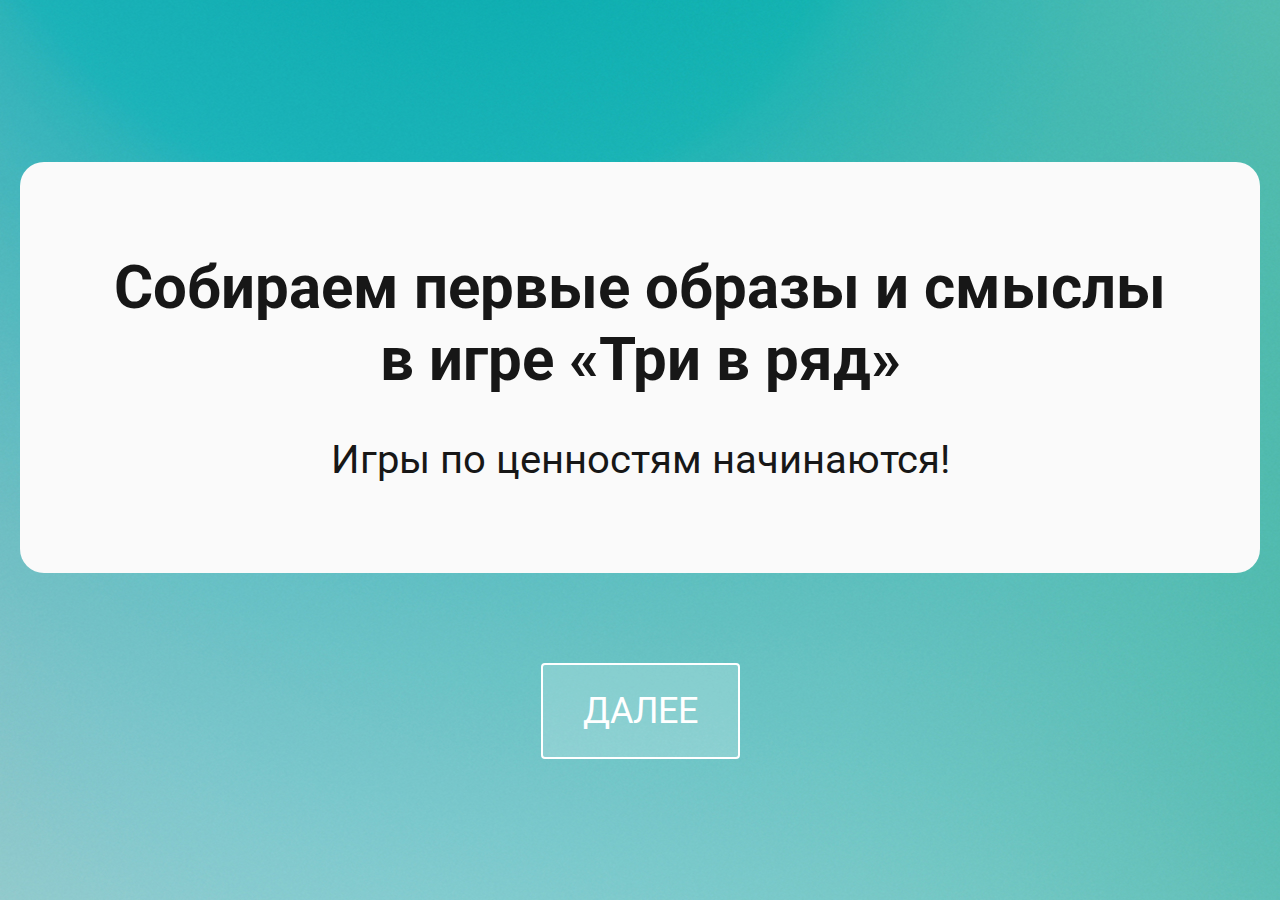
<file: static/game1/index.html>
<!DOCTYPE html>
<html lang="ru">
  <head>
    <meta charset="UTF-8" />
    <meta name="viewport" content="width=device-width, initial-scale=1.0" />
    <link rel="stylesheet" href="../common/css/style.min.css" />
    <link rel="stylesheet" href="css/style.min.css" />
    <title>Game 1</title>
  </head>
  <body>
    <main class="main">
      <section class="quiz">
        <div class="container">
          <div class="quiz-wrap">
            <div class="quiz-step center is-active">
              <h1 class="h1">Собираем первые образы и&nbsp;смыслы в&nbsp;игре «Три в&nbsp;ряд»</h1>
              <p class="quiz-step-desc">Игры по ценностям начинаются!</p>
            </div>
            <div class="quiz-step quiz-values">
              <div class="quiz-values-item">
                <img src="img/icons/mirror.svg" alt="" />
                <h3 class="h3">НАЧИНАЕМ С СЕБЯ</h3>
                <p>Зеркальный мир отражает ценность</p>
              </div>
              <div class="quiz-values-item">
                <img src="img/icons/fur.svg" alt="" />
                <h3 class="h3">ДЕЛИМСЯ МНЕНИЯМИ</h3>
                <p>Мягкий мир говорит о ценности</p>
              </div>
              <div class="quiz-values-item">
                <img src="img/icons/gem.svg" alt="" />
                <h3 class="h3">СОЗДАЕМ ЦЕННОСТЬ</h3>
                <p>Драгоценный мир связан со смыслом</p>
              </div>
              <div class="quiz-values-item">
                <img src="img/icons/clock.svg" alt="" />
                <h3 class="h3">СТРОИМ БУДУЩЕЕ УЖЕ СЕЙЧАС</h3>
                <p>Неоновый мир подсвечивает ценность</p>
              </div>
            </div>
            <div class="quiz-step center">
              <h2 class="h2">Из каждого мира мы взяли только один предмет — символ каждой ценности</h2>
              <p class="quiz-step-desc">
                Собери в ряд три одинаковых символа и сделай как можно больше ходов за 30 секунд
              </p>
            </div>
            <div class="quiz-step center">
              <h2 class="h2">Играть можно вечно, но баллы начисляются только за первые 3&nbsp;раунда</h2>
              <p class="quiz-step-desc">Чем больше баллов, тем выше рейтинг в нашей турнирной таблице</p>
            </div>
            <div class="quiz-step quiz-count center">
              <span class="quiz-count-text">3</span>
            </div>
            <div class="quiz-step quiz-step-game">
              <div class="game1-stats">
                <div class="game1-stats-item">
                  <span>время</span>
                  <div class="game1-time">20</div>
                </div>
                <div class="game1-stats-item">
                  <span>ход</span>
                  <div class="game1-step">3</div>
                </div>
              </div>
              <div class="game1-canvas"></div>
            </div>
            <div class="quiz-step quiz-step-result">
              <div class="quiz-box">
                <h2 class="h2">Твоя награда 150 баллов</h2>
                <p class="quiz-step-desc">Неплохо — больше 15 ходов за 30 секунд!</p>
              </div>
              <div class="quiz-box">
                <h2 class="h2">Попробуем еще раз?</h2>
                <div class="btn-container">
                  <a href="" class="btn btn-black">Выйти</a>
                  <a href="" class="btn btn-green">Играть</a>
                </div>
              </div>
            </div>
            <div class="quiz-step quiz-step-final center">
              <div class="quiz-box">
                <h2 class="h2">Играть можно вечно, но баллы начисляются только за первые 3&nbsp;раунда</h2>
                <p class="quiz-step-desc">Играть можно и дальше, но без роста в турнирной таблице</p>
              </div>
              <div class="btn-container">
                <a href="" class="btn btn-black">Выйти</a>
                <a href="" class="btn btn-white">Играть</a>
              </div>
            </div>
          </div>
          <div class="quiz-bottom">
            <button class="btn quiz-next-step is-shown">Далее</button>
          </div>
        </div>
      </section>
    </main>

    <script src="js/scripts.js"></script>
  </body>
</html>
</file>
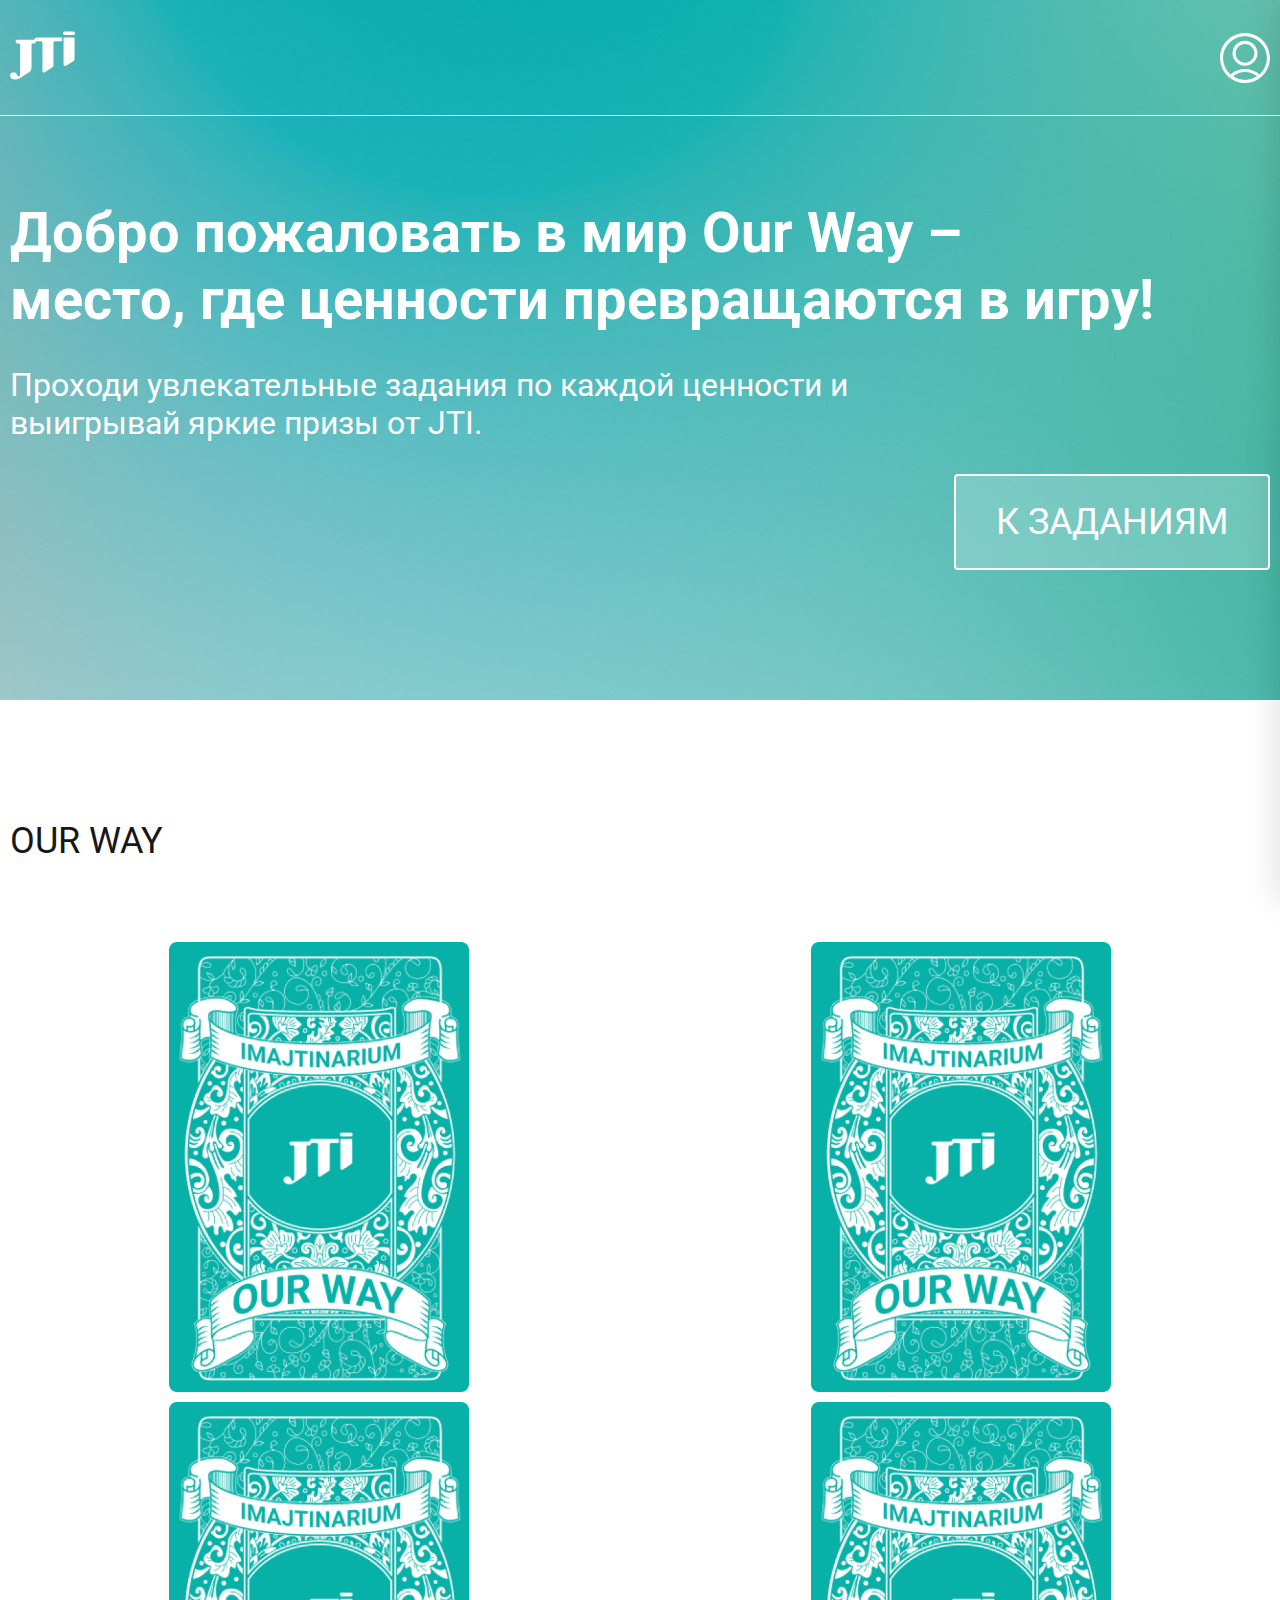
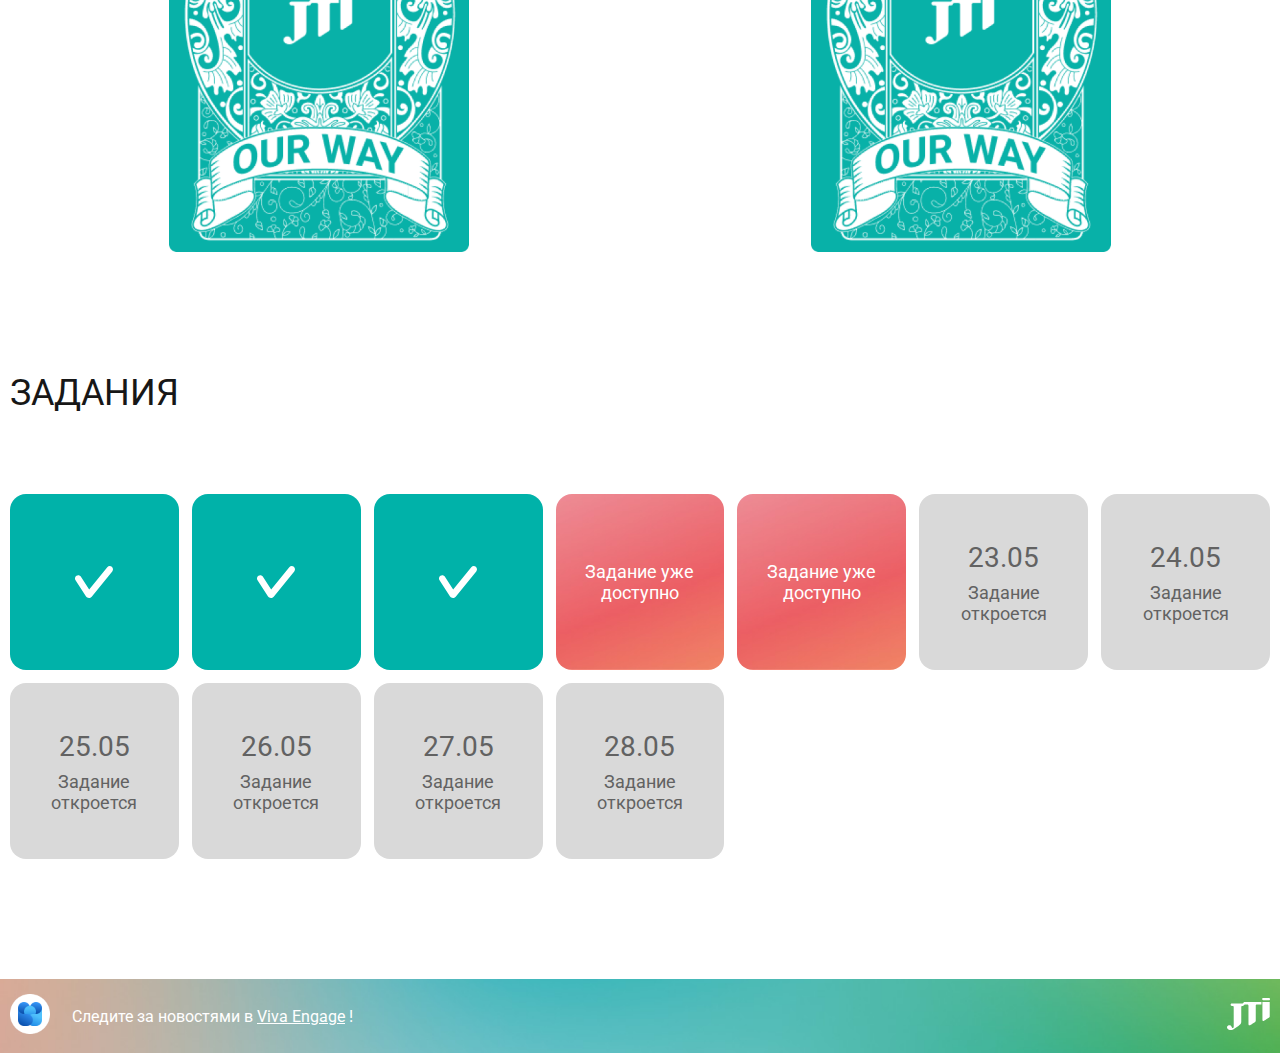
<file: static/values/index.html>
<!DOCTYPE html>
<html lang="ru">
  <head>
    <meta charset="UTF-8" />
    <meta name="viewport" content="width=device-width, initial-scale=1.0" />
    <link rel="stylesheet" href="../common/css/style.min.css" />
    <link rel="stylesheet" href="css/style.min.css" />
    <title>Ценности</title>
  </head>
  <body>
    <header class="header">
      <div class="container">
        <nav class="header-nav">
          <a href="" class="header-logo">
            <img src="../common/img/white-jti-logo.svg" width="65" alt="" />
          </a>
          <button class="header-user">Аккаунт</button>
        </nav>
        <div class="header-slide">
          <button class="header-slide-close">Закрыть</button>
          <div class="header-slide-user">
            <div class="header-slide-user-pic"></div>
            <span>Иван Иванов</span>
          </div>
          <ul class="header-slide-links">
            <li><a href="">Как повысить свой шанс на выигрыш</a></li>
            <li><a href="">Блокнот идей</a></li>
            <li><a href="">Обратная связь</a></li>
          </ul>
          <div class="header-slide-tasks">
            <p>Выполнено заданий</p>
            <div class="header-slide-tasks-circle">
              <span>2/20</span>
            </div>
          </div>
        </div>
      </div>
    </header>
    <main class="main">
      <section class="intro-sect">
        <div class="container">
          <h1 class="h1">Добро пожаловать в мир Our Way – место,&nbsp;где&nbsp;ценности превращаются в игру!</h1>
          <p class="text">Проходи увлекательные задания по каждой ценности и выигрывай яркие призы от JTI.</p>
          <div class="intro-sect-btn">
            <a href="#tasks" class="btn">к заданиям</a>
          </div>
        </div>
      </section>

      <section class="content-sect">
        <div class="container">
          <h2 class="h3">Our Way</h2>
          <div class="values-card-row">
            <div class="values-card-item">
              <div class="values-card-item-inner">
                <div class="values-card-item-front">
                  <img src="img/card.png" class="values-card-item-img" alt="" />
                </div>
                <div class="values-card-item-content">
                  <h3 class="values-card-item-name">НАЧИНАЕМ С&nbsp;СЕБЯ</h3>
                </div>
              </div>
              <div class="values-card-desc">
                <div class="values-card-desc-item">
                  <div>
                    <span>1</span>
                    <h4 class="h4">Делюсь радостью</h4>
                  </div>
                  <p class="text">
                    Я люблю свою работу и каждый день нахожу в ней радостные моменты, которые разделяю с командой
                  </p>
                </div>
                <div class="values-card-desc-item">
                  <div>
                    <span>2</span>
                    <h4 class="h4">Сотрудничаю открыто</h4>
                  </div>
                  <p class="text">
                    Сотрудничаю открыто объединяюсь с коллегами в команде и вне неё, поддерживаю их развитие для
                    достижения общих целей
                  </p>
                </div>
                <div class="values-card-desc-item">
                  <div>
                    <span>3</span>
                    <h4 class="h4">Думаю о других</h4>
                  </div>
                  <p class="text">
                    Ставлю себя на место окружающих, понимая и уважая потребности каждого — клиентов и коллег, с фокусом
                    на благополучии команды
                  </p>
                </div>
              </div>
            </div>
            <div class="values-card-item">
              <div class="values-card-item-inner">
                <div class="values-card-item-front">
                  <img src="img/card.png" class="values-card-item-img" alt="" />
                </div>
                <div class="values-card-item-content">
                  <h3 class="values-card-item-name">СОЗДАЕМ ЦЕННОСТЬ</h3>
                </div>
              </div>
              <div class="values-card-desc">
                <div class="values-card-desc-item">
                  <div>
                    <span>1</span>
                    <h4 class="h4">Беру на себя ответственность</h4>
                  </div>
                  <p class="text">
                    Я не боюсь принимать решения и несу ответственность за свои действия. Я горжусь тем, что делаю, и
                    тем, чего добивается моя команда
                  </p>
                </div>
                <div class="values-card-desc-item">
                  <div>
                    <span>2</span>
                    <h4 class="h4">Приношу ценность</h4>
                  </div>
                  <p class="text">
                    Я ставлю четкую цель и иду к ней, упрощаю процессы и принимаю решения, приносящие максимальную
                    пользу
                  </p>
                </div>
                <div class="values-card-desc-item">
                  <div>
                    <span>3</span>
                    <h4 class="h4">Стремлюсь к&nbsp;большему</h4>
                  </div>
                  <p class="text">
                    Постоянно ищу способы сделать лучше и нахожу возможности достигать большего каждый день
                  </p>
                </div>
              </div>
            </div>
            <div class="values-card-item">
              <div class="values-card-item-inner">
                <div class="values-card-item-front">
                  <img src="img/card.png" class="values-card-item-img" alt="" />
                </div>
                <div class="values-card-item-content">
                  <h3 class="values-card-item-name">ДЕЛИМСЯ МНЕНИЯМИ</h3>
                </div>
              </div>
              <div class="values-card-desc">
                <div class="values-card-desc-item">
                  <div>
                    <span>1</span>
                    <h4 class="h4">Создаю комфортную среду</h4>
                  </div>
                  <p class="text">
                    Я забочусь о безопасности и психологическом комфорте окружающих и помогаю строить среду, в которой
                    коллеги могут свободно задавать вопросы и выражать свое мнение
                  </p>
                </div>
                <div class="values-card-desc-item">
                  <div>
                    <span>2</span>
                    <h4 class="h4">Ищу обратную связь</h4>
                  </div>
                  <p class="text">
                    Стремлюсь узнать, как коллеги оценивают  меня и мою работу, принимаю разные точки зрения и осознаю,
                    что это способствует моему развитию и достижению лучших результатов
                  </p>
                </div>
                <div class="values-card-desc-item">
                  <div>
                    <span>3</span>
                    <h4 class="h4">Возражаю конструктивно</h4>
                  </div>
                  <p class="text">
                    Я открыто высказываюсь, задаю вопросы и участвую в обсуждениях, чтобы найти лучшее решение
                  </p>
                </div>
              </div>
            </div>
            <div class="values-card-item">
              <div class="values-card-item-inner">
                <div class="values-card-item-front">
                  <img src="img/card.png" class="values-card-item-img" alt="" />
                </div>
                <div class="values-card-item-content">
                  <h3 class="values-card-item-name">СТРОИМ БУДУЩЕЕ УЖЕ СЕГОДНЯ</h3>
                </div>
              </div>
              <div class="values-card-desc">
                <div class="values-card-desc-item">
                  <div>
                    <span>1</span>
                    <h4 class="h4">Ориентируюсь на&nbsp;потребителя</h4>
                  </div>
                  <p class="text">
                    Принимаю решения, которые положительно сказываются на наших клиентах сегодня и в будущем
                  </p>
                </div>
                <div class="values-card-desc-item">
                  <div>
                    <span>2</span>
                    <h4 class="h4">Думаю на&nbsp;перспективу</h4>
                  </div>
                  <p class="text">
                    Планирую на несколько шагов вперед, рискую и пробую новое, творчески решая возникающие проблемы
                  </p>
                </div>
                <div class="values-card-desc-item">
                  <div>
                    <span>3</span>
                    <h4 class="h4">Действую ответственно</h4>
                  </div>
                  <p class="text">
                    Я поступаю правильно, даже если это непросто, потому что осознаю свою ответственность за будущее
                    людей и мира вокруг меня
                  </p>
                </div>
              </div>
            </div>
          </div>
        </div>
      </section>

      <section class="content-sect" id="tasks">
        <div class="container">
          <h3 class="h3">Задания</h3>
          <div class="content-grid">
            <a href="" class="content-item is-complete">
              <img src="../common/img/check-white.svg" width="38" alt="" />
            </a>
            <a href="" class="content-item is-complete">
              <img src="../common/img/check-white.svg" width="38" alt="" />
            </a>
            <a href="" class="content-item is-complete">
              <img src="../common/img/check-white.svg" width="38" alt="" />
            </a>
            <a href="" class="content-item is-open">
              <span class="content-item-status">Задание уже доступно</span>
            </a>
            <a href="" class="content-item is-open">
              <span class="content-item-status">Задание уже доступно</span>
            </a>
            <a href="" class="content-item">
              <span class="content-item-date">23.05</span>
              <span class="content-item-status">Задание откроется</span>
            </a>
            <a href="" class="content-item">
              <span class="content-item-date">24.05</span>
              <span class="content-item-status">Задание откроется</span>
            </a>
            <a href="" class="content-item">
              <span class="content-item-date">25.05</span>
              <span class="content-item-status">Задание откроется</span>
            </a>
            <a href="" class="content-item">
              <span class="content-item-date">26.05</span>
              <span class="content-item-status">Задание откроется</span>
            </a>
            <a href="" class="content-item">
              <span class="content-item-date">27.05</span>
              <span class="content-item-status">Задание откроется</span>
            </a>
            <a href="" class="content-item">
              <span class="content-item-date">28.05</span>
              <span class="content-item-status">Задание откроется</span>
            </a>
          </div>
        </div>
      </section>
    </main>
    <footer class="footer">
      <div class="container">
        <div class="footer-row">
          <div class="footer-left">
            <a href="">
              <img src="../common/img/footer-logo.png" class="footer-left-logo" width="40" alt="" />
            </a>
            <span class="footer-left-follow">
              Следите за новостями в
              <a href="">Viva Engage</a>
              !
            </span>
          </div>
          <div class="footer-right">
            <a href="">
              <img src="../common/img/white-jti-logo.svg" class="footer-right-logo" alt="" />
            </a>
          </div>
        </div>
      </div>
    </footer>
    <script src="../common/js/global.js"></script>
  </body>
</html>
</file>
<file: static/common/css/style.min.css>
@import"https://fonts.googleapis.com/css2?family=Roboto:wght@400;700&display=swap";*{box-sizing:border-box;font-family:"Roboto",Arial,sans-serif;color:#171717}body{margin:0}.main{min-height:100vh;display:flex;flex-direction:column}.h1,.h2{font-size:60px;margin:0;line-height:1.2}.h3{color:#171717;font-size:36px;font-weight:400;text-transform:uppercase}.btn{font-size:36px;padding:25px 40px;border-radius:4px;border:2px solid #fff;color:#fff;background-color:rgba(255,255,255,.2);text-transform:uppercase;cursor:pointer;display:inline-block;transition:.3s;text-decoration:none}.btn:hover{background-color:rgba(255,255,255,.4)}.btn-black{background-color:#767676;border-color:#767676}.btn-black:hover{background-color:#3b3b3b}.btn-green{background-color:#00b2a9}.btn-green:hover{background-color:#08d0c6}.btn-white{background-color:#fafafa;color:#00b2a9}.btn-white:hover{background-color:#fff}.container{max-width:1240px;margin:0 auto}.center{text-align:center}.header{padding:30px 0;position:absolute;width:100%;border-bottom:1px solid #fff}@media(max-width: 992px){.header{padding:20px 0}}.header+.main section:first-of-type{padding-top:200px}@media(max-width: 992px){.header+.main section:first-of-type{padding-top:180px}}.header-slide{display:flex;flex-direction:column;width:320px;height:100vh;overflow:auto;background-color:#fff;position:fixed;right:-320px;top:0;padding:32px;box-shadow:-4px 0 30px rgba(0,0,0,.12);z-index:9998;transition:.3s}.header-slide.is-shown{right:0}.header-slide-close{background-image:url(../img/close-icon.svg);background-repeat:no-repeat;background-position:center;background-size:contain;background-color:rgba(0,0,0,0);width:17px;height:17px;position:absolute;top:20px;right:30px;border:0;font-size:0;cursor:pointer}.header-slide-links{list-style:none;padding:0;margin:auto 0}.header-slide-links li{font-size:22px;text-transform:uppercase}.header-slide-links li a{text-decoration:none;transition:.3s}.header-slide-links li a:hover{color:#00b2a9}.header-slide-links li+li{margin-top:44px}@media(max-width: 992px){.header-slide-links li+li{margin-top:24px}}.header-slide-tasks{text-align:center}.header-slide-tasks-circle{width:120px;height:120px;margin:auto;display:flex;align-items:center;justify-content:center;border-radius:50%;background-color:#00b2a9}.header-slide-tasks-circle span{color:#fff;font-size:36px}.header-slide-tasks p{font-size:22px}.header-slide-user{display:flex;align-items:center;gap:12px}.header-slide-user-pic{width:31px;height:31px;background-image:url(../img/green-user-icon.svg);background-position:center;background-repeat:no-repeat;background-size:contain}.header-slide-user span{font-size:22px}@media(max-width: 992px){.header-logo img{max-width:50px}}.header-user{background-image:url(../img/white-user-icon.svg);background-position:center;background-repeat:no-repeat;background-size:contain;background-color:rgba(0,0,0,0);border:0;width:50px;height:50px;padding:0;font-size:0;outline:none;margin-left:auto;cursor:pointer}.header-nav{display:flex;align-items:center}.footer{background-image:url(../../common/img/footer-bg.jpg);background-position:center;background-repeat:no-repeat;background-size:cover;padding:15px 0}.footer-row{display:flex;align-items:center}.footer-left{display:flex;align-items:center;gap:22px}@media(max-width: 576px){.footer-left{gap:12px}}.footer-left-logo{width:40px}.footer-left-follow{color:#fff}@media(max-width: 576px){.footer-left-follow{font-size:12px}}.footer-left-follow a{color:#fff}.footer-right{margin-left:auto;display:flex}@media(max-width: 1280px){.container{max-width:calc(100vw - 20px)}}@media(max-width: 992px){.h1,.h2{font-size:40px}.btn{font-size:24px;padding:20px 30px}}/*# sourceMappingURL=style.min.css.map */
</file>
<file: static/game1/css/style.min.css>
@import"https://fonts.googleapis.com/css2?family=Roboto:wght@400;700&display=swap";*{box-sizing:border-box;font-family:"Roboto",Arial,sans-serif;color:#171717}body{margin:0}.main{min-height:100vh;display:flex;flex-direction:column}.h1,.h2{font-size:60px;margin:0;line-height:1.2}.h3{color:#171717;font-size:36px;font-weight:400;text-transform:uppercase}.btn{font-size:36px;padding:25px 40px;border-radius:4px;border:2px solid #fff;color:#fff;background-color:rgba(255,255,255,.2);text-transform:uppercase;cursor:pointer;display:inline-block;transition:.3s;text-decoration:none}.btn:hover{background-color:rgba(255,255,255,.4)}.btn-black{background-color:#767676;border-color:#767676}.btn-black:hover{background-color:#3b3b3b}.btn-green{background-color:#00b2a9}.btn-green:hover{background-color:#08d0c6}.btn-white{background-color:#fafafa;color:#00b2a9}.btn-white:hover{background-color:#fff}.quiz{display:flex;align-items:center;justify-content:center;flex-grow:1;background-image:url(../img/game1-bg1.jpg);background-size:cover;background-position:center;padding:20px}.quiz-step{background-color:#fafafa;border-radius:24px;padding:90px 80px;margin:20px 0 90px;flex-direction:column;display:none}.quiz-step-count{background-color:rgba(0,0,0,0)}.quiz-step-desc{font-size:40px;margin-bottom:0}.quiz-step.is-active{display:flex}.quiz-step-game{background-color:rgba(0,0,0,0)}.quiz-step-final{background-color:rgba(0,0,0,0)}.quiz-step-final .quiz-box{margin-bottom:90px}.quiz-step-final .btn-container{display:flex;justify-content:space-evenly}.container{max-width:1240px;margin:0 auto}.center{text-align:center}.quiz-bottom{text-align:center}.quiz-next-step{display:none}.quiz-next-step.is-shown{display:flex;margin:auto}.quiz-values{background-color:rgba(0,0,0,0);padding:0;flex-direction:row;gap:24px}.quiz-values-item{background-color:#fff;padding:24px 30px;border-radius:16px;flex-basis:25%;flex-grow:1}.quiz-values-item .h3{margin:20px 0}.quiz-values-item p{font-size:22px;color:#171717}.quiz-count{background-color:rgba(0,0,0,0);padding:0}.quiz-count-text{font-size:240px;font-weight:700;color:#fff;cursor:default;background-color:rgba(0,0,0,0);display:block}.game1-time,.game1-step{background-color:#fff;border-radius:16px;font-size:80px;font-weight:700;color:#171717;padding:5px 80px}.game1-stats{background:rgba(0,0,0,.2);border-radius:16px;padding:18px 23px;display:flex;justify-content:space-between;gap:28px;margin:0 auto;width:592px}.game1-stats-item{flex-grow:1;flex-basis:50%;text-align:center}.game1-stats-item>span{font-size:22px;font-weight:700;color:#fff;margin-bottom:10px;display:block}.game1-canvas{border-radius:16px;width:590px}.quiz-step-result{padding:0;background-color:rgba(0,0,0,0)}.quiz-box{padding:90px;background-color:#fafafa;border-radius:24px;text-align:center}.quiz-box+.quiz-box{padding:60px 90px;margin:35px auto}.quiz-box .btn-container{margin-top:40px}@media(max-width: 1280px){.container{max-width:calc(100vw - 20px)}.quiz-values{flex-direction:column}}@media(max-width: 992px){.quiz-step{padding:50px 30px;margin-bottom:30px}.quiz-values,.quiz-step-game{padding:0}.quiz-step-desc{font-size:30px;margin-top:20px}.h1,.h2{font-size:40px}.btn{font-size:24px;padding:20px 30px}}/*# sourceMappingURL=style.min.css.map */
</file>
<file: static/values/css/style.min.css>
@import"../../common/scss/style.scss";html{scroll-behavior:smooth}.intro-sect{background-color:#00b2a9;background-image:url(../img/JTI_SPECTRUM_RGB_3840x2160px_CROP_05.jpg);background-size:cover;background-position:center;padding:150px 0 130px}.intro-sect .h1{font-size:56px;color:#fff}@media(max-width: 576px){.intro-sect .h1{font-size:32px}}.intro-sect .text{font-size:32px;color:#fff;max-width:840px}@media(max-width: 576px){.intro-sect .text{font-size:24px}}.intro-sect-btn{text-align:right}@media(max-width: 992px){.intro-sect{padding:100px 0}}.content-sect{margin:120px 0}.content-sect+.content-sect{margin-top:0}.content-sect .h2,.content-sect .h3{margin-top:0}.content .h3{font-size:46px}.content .h3:first-of-type{margin-top:0}.content-grid{display:grid;grid-template-columns:repeat(7, 1fr);gap:13px;margin-top:80px}@media(max-width: 992px){.content-grid{grid-template-columns:repeat(4, 1fr);margin-top:40px}}@media(max-width: 576px){.content-grid{grid-template-columns:repeat(2, 1fr)}}.content-item{background-color:#d9d9d9;background-repeat:no-repeat;background-size:cover;background-position:center;height:176px;width:100%;border-radius:16px;display:flex;flex-direction:column;align-items:center;justify-content:center;text-align:center;padding:10px;text-decoration:none;transition:.3s;cursor:default}.content-item:hover{background-position:top left}.content-item span{color:#626262}.content-item.is-complete{background-color:#00b2a9;cursor:pointer}.content-item.is-open{background-image:url(../img/square-red.jpg);cursor:pointer}.content-item.is-open span{color:#fff}.content-item-date{font-size:28px;margin-bottom:8px}.content-item-status{font-size:18px}.values-card-row{display:flex;flex-wrap:wrap;justify-content:space-between;margin-top:80px}@media(max-width: 1280px){.values-card-row{gap:10px}}@media(max-width: 992px){.values-card-row{margin-top:40px}}@media(max-width: 576px){.values-card-row{gap:20px}}.values-card-item{position:relative;width:300px;height:450px;perspective:1000px;display:flex;align-items:center;justify-content:center;cursor:pointer}.values-card-item:nth-child(1){z-index:4}.values-card-item:nth-child(1) .values-card-desc{left:0}.values-card-item:nth-child(1) .values-card-desc-item div:first-of-type span{-webkit-text-stroke-color:#ef7a7d}.values-card-item:nth-child(2){z-index:3}.values-card-item:nth-child(2) .values-card-desc{right:0}@media(min-width: 1240px){.values-card-item:nth-child(2) .values-card-desc{right:unset;left:-314px}}.values-card-item:nth-child(3){z-index:2}.values-card-item:nth-child(3) .values-card-desc{left:0}.values-card-item:nth-child(3) .values-card-desc-item div:first-of-type span{-webkit-text-stroke-color:#a366b4}@media(min-width: 1240px){.values-card-item:nth-child(3) .values-card-desc{left:unset;right:-314px}}.values-card-item:nth-child(4){z-index:1}.values-card-item:nth-child(4) .values-card-desc{right:0}.values-card-item:after{content:"";background-image:url(../img/caret.svg);background-position:center;background-repeat:no-repeat;background-size:contain;display:inline-block;width:87px;height:42px;position:absolute;top:calc(100% + 15px);opacity:0}@media(max-width: 1280px){.values-card-item{flex-basis:49%;max-width:49%}}@media(max-width: 768px){.values-card-item{flex-basis:100%;max-width:100%}}.values-card-item:hover:after{opacity:1}.values-card-item:hover .values-card-item-inner{transform:rotateY(180deg)}.values-card-item:hover .values-card-desc{display:flex;opacity:1}.values-card-item-img{max-width:100%;height:100%}.values-card-item-name{margin:0;color:#fff;font-size:36px}.values-card-item-inner{position:relative;width:100%;height:100%;text-align:center;transition:.3s;transform-style:preserve-3d;width:300px}.values-card-item-content{background-color:#00b2a9;background-size:cover;background-repeat:no-repeat;background-position:center;position:relative;border-radius:8px;transform:rotateY(180deg);padding:12px}.values-card-item-front,.values-card-item-content{position:absolute;width:100%;height:100%;-webkit-backface-visibility:hidden;backface-visibility:hidden;display:flex;align-items:center;justify-content:center}.values-card-item:nth-of-type(1) .values-card-item-content{background-image:url(../img/flip-card-1.jpg)}.values-card-item:nth-of-type(2) .values-card-item-content{background-image:url(../img/flip-card-2.jpg)}.values-card-item:nth-of-type(3) .values-card-item-content{background-image:url(../img/flip-card-3.jpg)}.values-card-item:nth-of-type(4) .values-card-item-content{background-image:url(../img/flip-card-4.jpg)}.values-card-desc{position:absolute;background-color:#fff;padding:50px 60px;top:calc(100% + 35px);box-shadow:0 0 30px 0 rgba(0,0,0,.07);border-radius:16px;align-items:flex-start;width:calc(100vw - 20px);max-width:1240px;gap:100px;opacity:0;transition:.3s;display:none}@media(max-width: 992px){.values-card-desc{padding:30px;gap:30px;flex-direction:column}}.values-card-desc-item div:first-of-type{display:flex;align-items:center;gap:24px}.values-card-desc-item div:first-of-type span{font-size:58px;font-weight:700;line-height:1;-webkit-text-stroke:2px #00b2a9;color:#fff}.values-card-desc-item div:first-of-type h4{margin:0;font-size:22px;font-weight:500;text-transform:uppercase}.values-card-desc-item .text{margin-bottom:0;margin-top:20px;font-size:18px}@media(max-width: 992px){.values-card-desc-item .text{margin-top:15px}}/*# sourceMappingURL=style.min.css.map */
</file>
